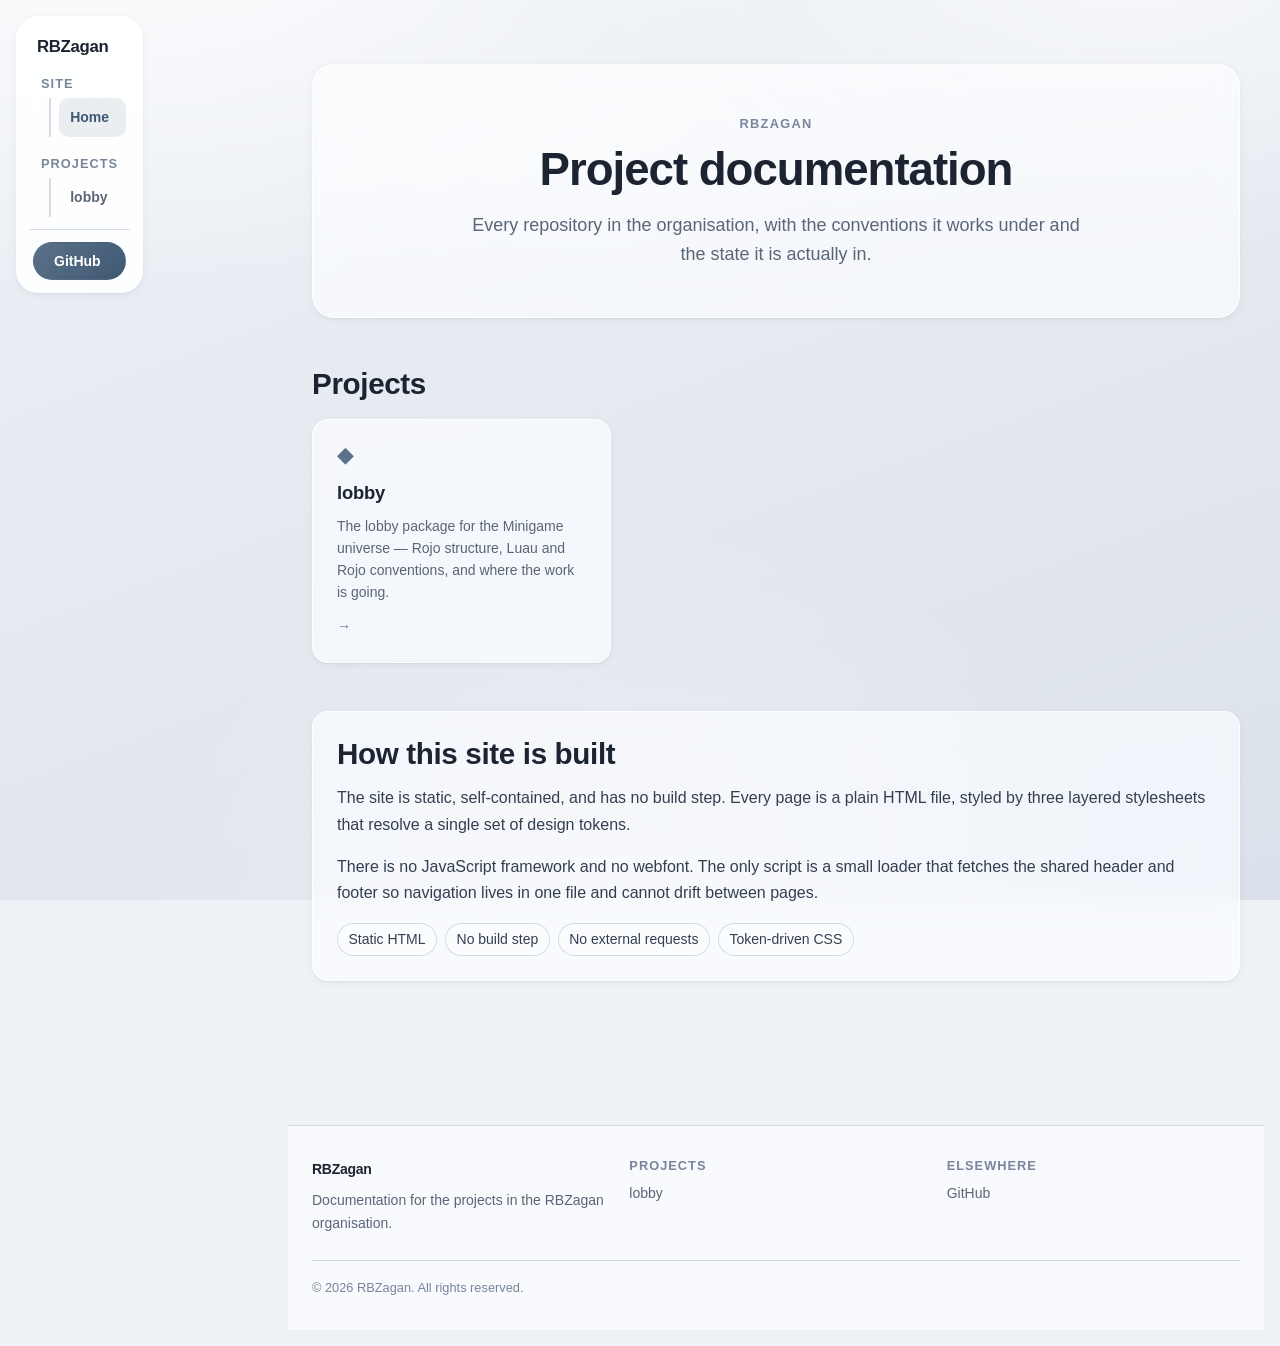
<file: docs/index.html>
<!DOCTYPE html>
<html lang="en">
<head>
  <meta charset="utf-8">
  <meta name="viewport" content="width=device-width, initial-scale=1">
  <title>RBZagan — Project Documentation</title>
  <meta name="description" content="Documentation for the projects in the RBZagan GitHub organisation.">

  <link rel="stylesheet" href="css/shared/main.css">
  <link rel="stylesheet" href="css/shared/layout.css">
  <link rel="stylesheet" href="css/shared/components.css">

  <script>window.SITE_ROOT = ""; window.PAGE_SECTION = "";</script>
  <script src="js/site.js" defer></script>
</head>
<body>
  <div id="site-header"></div>

  <main class="container page">
    <section class="hero">
      <div class="eyebrow">RBZagan</div>
      <h1>Project documentation</h1>
      <p class="lead">
        Every repository in the organisation, with the conventions it works
        under and the state it is actually in.
      </p>
    </section>

    <section class="section">
      <h2>Projects</h2>
      <div class="card-grid">
        <a class="card" href="lobby/index.html">
          <div class="card__icon" aria-hidden="true">&#9670;</div>
          <div class="card__title">lobby</div>
          <div class="card__desc">
            The lobby package for the Minigame universe — Rojo structure,
            Luau and Rojo conventions, and where the work is going.
          </div>
          <div class="card__more" aria-hidden="true">&rarr;</div>
        </a>
      </div>
    </section>

    <section class="section">
      <div class="panel">
        <h2>How this site is built</h2>
        <p>
          The site is static, self-contained, and has no build step. Every page
          is a plain HTML file, styled by three layered stylesheets that resolve
          a single set of design tokens.
        </p>
        <p>
          There is no JavaScript framework and no webfont. The only script is a
          small loader that fetches the shared header and footer so navigation
          lives in one file and cannot drift between pages.
        </p>
        <div class="chip-row">
          <span class="chip">Static HTML</span>
          <span class="chip">No build step</span>
          <span class="chip">No external requests</span>
          <span class="chip">Token-driven CSS</span>
        </div>
      </div>
    </section>
  </main>

  <div id="site-footer"></div>
</body>
</html>
</file>
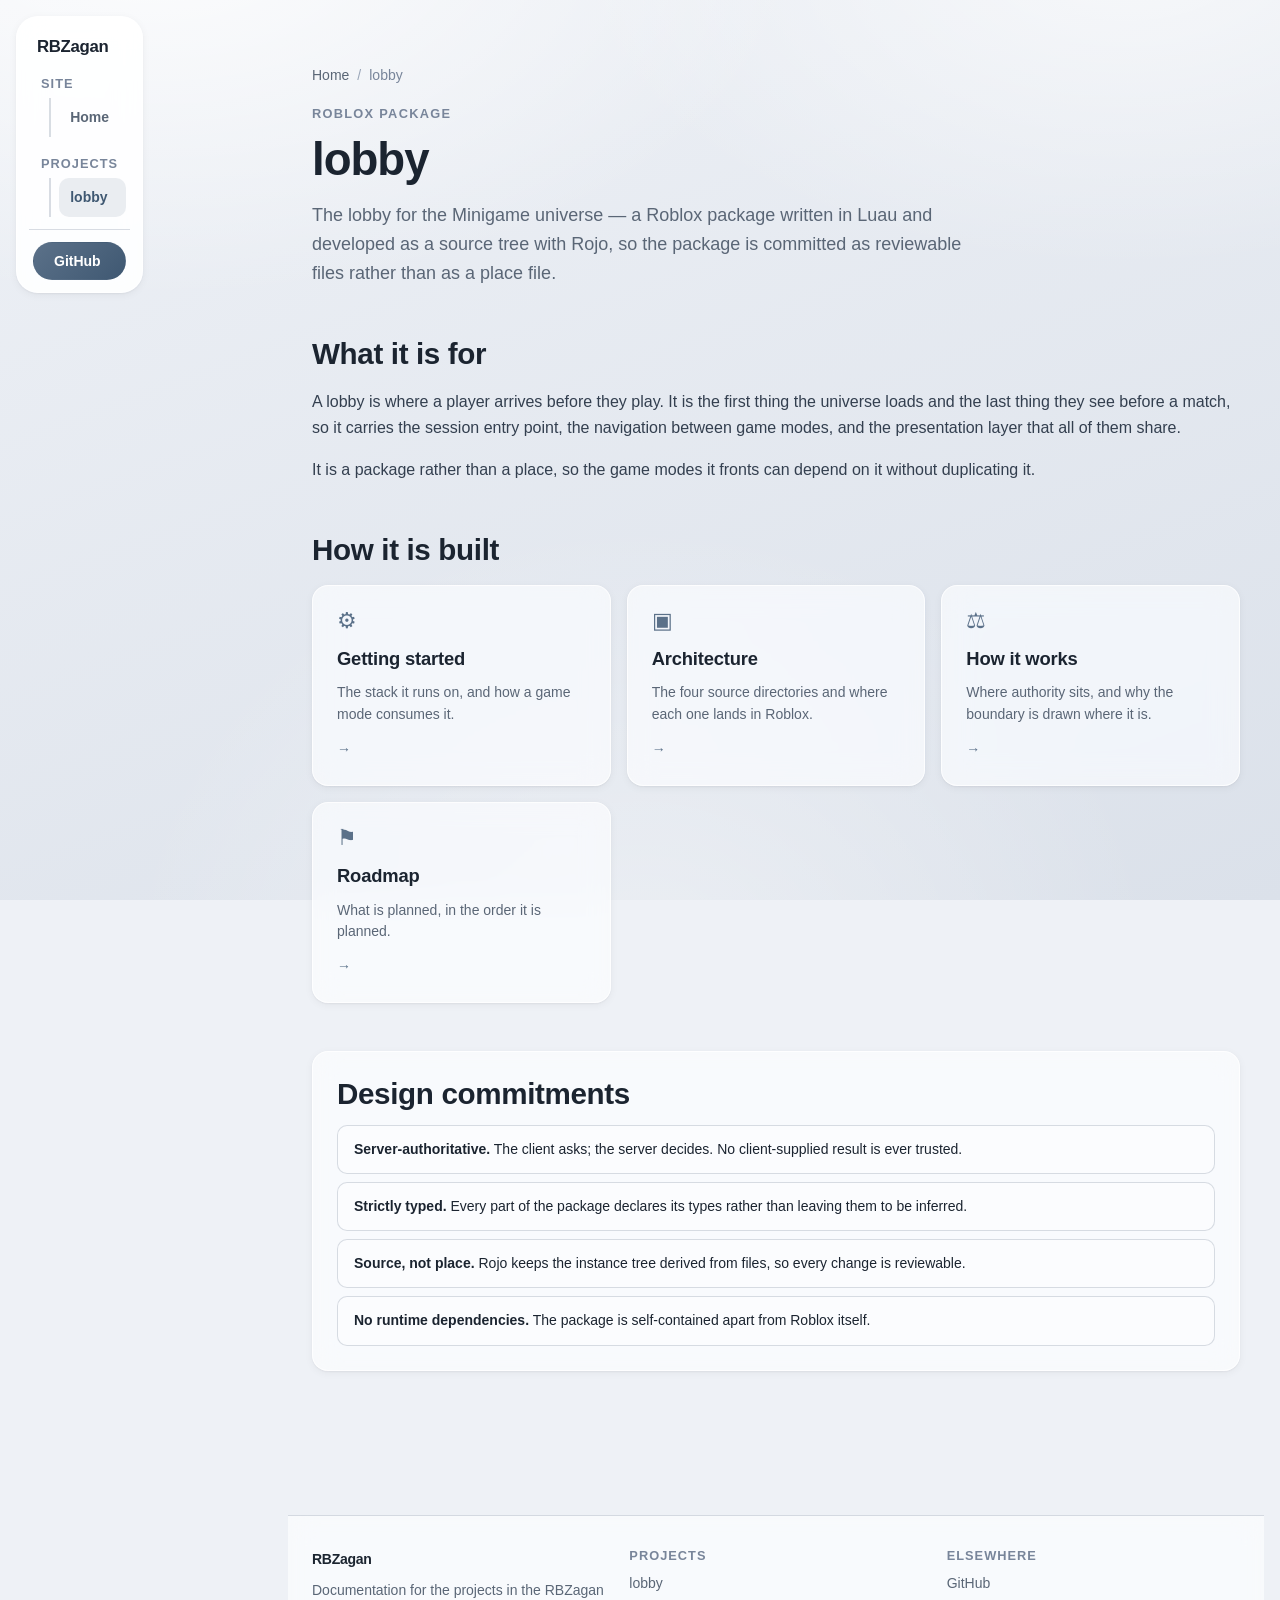
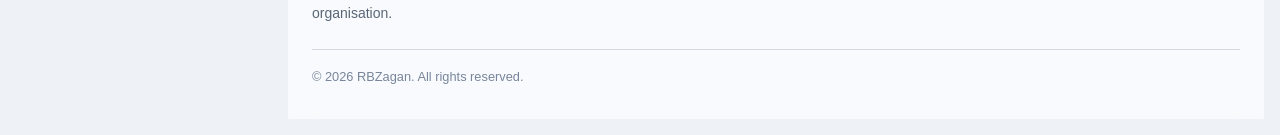
<file: docs/lobby/index.html>
<!DOCTYPE html>
<html lang="en">
<head>
  <meta charset="utf-8">
  <meta name="viewport" content="width=device-width, initial-scale=1">
  <title>lobby — RBZagan</title>
  <meta name="description" content="lobby — a Roblox package for the Minigame universe. Built with Rojo and Luau, with a server-authoritative design.">

  <link rel="stylesheet" href="../css/shared/main.css">
  <link rel="stylesheet" href="../css/shared/layout.css">
  <link rel="stylesheet" href="../css/shared/components.css">

  <script>window.SITE_ROOT = "../"; window.PAGE_SECTION = "lobby";</script>
  <script src="../js/site.js" defer></script>
</head>
<body>
  <div id="site-header"></div>

  <main class="container page">
    <nav aria-label="Breadcrumb">
      <div class="breadcrumbs">
        <a href="../index.html">Home</a>
        <span class="sep" aria-hidden="true">/</span>
        <span aria-current="page">lobby</span>
      </div>
    </nav>

    <header>
      <div class="eyebrow">Roblox package</div>
      <h1>lobby</h1>
      <p class="lead">
        The lobby for the Minigame universe — a Roblox package written in Luau
        and developed as a source tree with Rojo, so the package is committed as
        reviewable files rather than as a place file.
      </p>
    </header>

    <section class="section">
      <h2>What it is for</h2>
      <p>
        A lobby is where a player arrives before they play. It is the first
        thing the universe loads and the last thing they see before a match, so
        it carries the session entry point, the navigation between game modes,
        and the presentation layer that all of them share.
      </p>
      <p>
        It is a package rather than a place, so the game modes it fronts can
        depend on it without duplicating it.
      </p>
    </section>

    <section class="section">
      <h2>How it is built</h2>
      <div class="card-grid">
        <a class="card" href="getting-started.html">
          <div class="card__icon" aria-hidden="true">&#9881;</div>
          <div class="card__title">Getting started</div>
          <div class="card__desc">The stack it runs on, and how a game mode consumes it.</div>
          <div class="card__more" aria-hidden="true">&rarr;</div>
        </a>
        <a class="card" href="architecture.html">
          <div class="card__icon" aria-hidden="true">&#9635;</div>
          <div class="card__title">Architecture</div>
          <div class="card__desc">The four source directories and where each one lands in Roblox.</div>
          <div class="card__more" aria-hidden="true">&rarr;</div>
        </a>
        <a class="card" href="conventions.html">
          <div class="card__icon" aria-hidden="true">&#9878;</div>
          <div class="card__title">How it works</div>
          <div class="card__desc">Where authority sits, and why the boundary is drawn where it is.</div>
          <div class="card__more" aria-hidden="true">&rarr;</div>
        </a>
        <a class="card" href="roadmap.html">
          <div class="card__icon" aria-hidden="true">&#9873;</div>
          <div class="card__title">Roadmap</div>
          <div class="card__desc">What is planned, in the order it is planned.</div>
          <div class="card__more" aria-hidden="true">&rarr;</div>
        </a>
      </div>
    </section>

    <section class="section">
      <div class="panel">
        <h2>Design commitments</h2>
        <ul class="feature-list">
          <li><strong>Server-authoritative.</strong> The client asks; the server decides. No client-supplied result is ever trusted.</li>
          <li><strong>Strictly typed.</strong> Every part of the package declares its types rather than leaving them to be inferred.</li>
          <li><strong>Source, not place.</strong> Rojo keeps the instance tree derived from files, so every change is reviewable.</li>
          <li><strong>No runtime dependencies.</strong> The package is self-contained apart from Roblox itself.</li>
        </ul>
      </div>
    </section>
  </main>

  <div id="site-footer"></div>
</body>
</html>
</file>
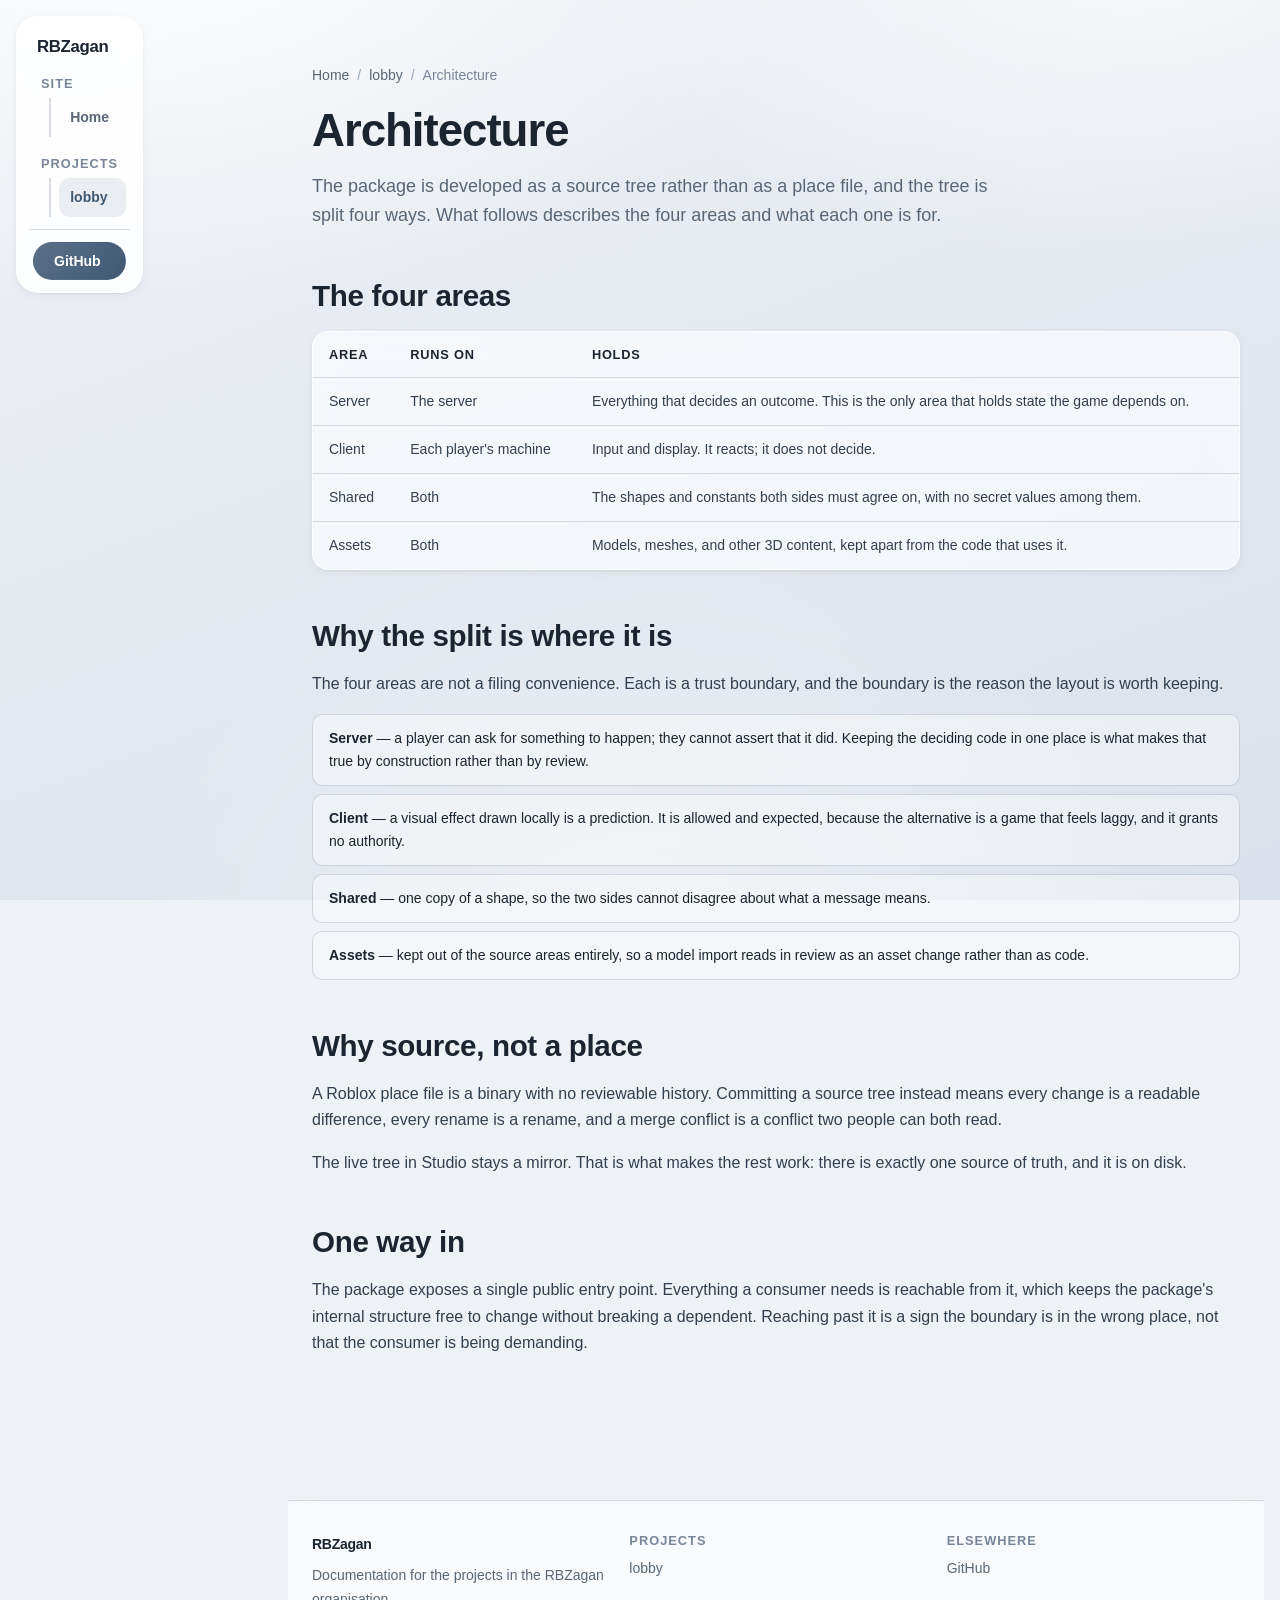
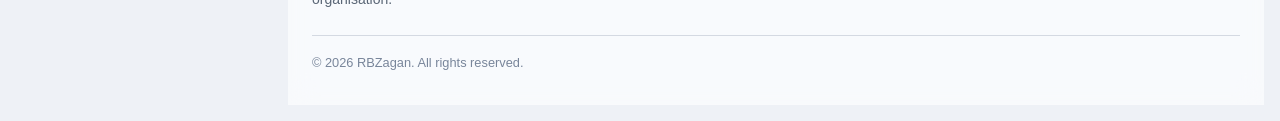
<file: docs/lobby/architecture.html>
<!DOCTYPE html>
<html lang="en">
<head>
  <meta charset="utf-8">
  <meta name="viewport" content="width=device-width, initial-scale=1">
  <title>Architecture — lobby</title>
  <meta name="description" content="How the lobby package is laid out — the four areas of the source tree, what each one holds, and why the split is where it is.">

  <link rel="stylesheet" href="../css/shared/main.css">
  <link rel="stylesheet" href="../css/shared/layout.css">
  <link rel="stylesheet" href="../css/shared/components.css">

  <script>window.SITE_ROOT = "../"; window.PAGE_SECTION = "lobby";</script>
  <script src="../js/site.js" defer></script>
</head>
<body>
  <div id="site-header"></div>

  <main class="container page">
    <nav aria-label="Breadcrumb">
      <div class="breadcrumbs">
        <a href="../index.html">Home</a>
        <span class="sep" aria-hidden="true">/</span>
        <a href="index.html">lobby</a>
        <span class="sep" aria-hidden="true">/</span>
        <span aria-current="page">Architecture</span>
      </div>
    </nav>

    <header>
      <h1>Architecture</h1>
      <p class="lead">
        The package is developed as a source tree rather than as a place file,
        and the tree is split four ways. What follows describes the four areas
        and what each one is for.
      </p>
    </header>

    <section class="section">
      <h2>The four areas</h2>
      <div class="table-wrap">
        <table>
          <thead>
            <tr>
              <th scope="col">Area</th>
              <th scope="col">Runs on</th>
              <th scope="col">Holds</th>
            </tr>
          </thead>
          <tbody>
            <tr>
              <td>Server</td>
              <td>The server</td>
              <td>Everything that decides an outcome. This is the only area that holds state the game depends on.</td>
            </tr>
            <tr>
              <td>Client</td>
              <td>Each player's machine</td>
              <td>Input and display. It reacts; it does not decide.</td>
            </tr>
            <tr>
              <td>Shared</td>
              <td>Both</td>
              <td>The shapes and constants both sides must agree on, with no secret values among them.</td>
            </tr>
            <tr>
              <td>Assets</td>
              <td>Both</td>
              <td>Models, meshes, and other 3D content, kept apart from the code that uses it.</td>
            </tr>
          </tbody>
        </table>
      </div>
    </section>

    <section class="section">
      <h2>Why the split is where it is</h2>
      <p>
        The four areas are not a filing convenience. Each is a trust boundary,
        and the boundary is the reason the layout is worth keeping.
      </p>
      <ul class="feature-list">
        <li><strong>Server</strong> — a player can ask for something to happen; they cannot assert that it did. Keeping the deciding code in one place is what makes that true by construction rather than by review.</li>
        <li><strong>Client</strong> — a visual effect drawn locally is a prediction. It is allowed and expected, because the alternative is a game that feels laggy, and it grants no authority.</li>
        <li><strong>Shared</strong> — one copy of a shape, so the two sides cannot disagree about what a message means.</li>
        <li><strong>Assets</strong> — kept out of the source areas entirely, so a model import reads in review as an asset change rather than as code.</li>
      </ul>
    </section>

    <section class="section">
      <h2>Why source, not a place</h2>
      <p>
        A Roblox place file is a binary with no reviewable history. Committing a
        source tree instead means every change is a readable difference, every
        rename is a rename, and a merge conflict is a conflict two people can
        both read.
      </p>
      <p>
        The live tree in Studio stays a mirror. That is what makes the rest work:
        there is exactly one source of truth, and it is on disk.
      </p>
    </section>

    <section class="section">
      <h2>One way in</h2>
      <p>
        The package exposes a single public entry point. Everything a consumer
        needs is reachable from it, which keeps the package's internal structure
        free to change without breaking a dependent. Reaching past it is a sign
        the boundary is in the wrong place, not that the consumer is being
        demanding.
      </p>
    </section>
  </main>

  <div id="site-footer"></div>
</body>
</html>
</file>
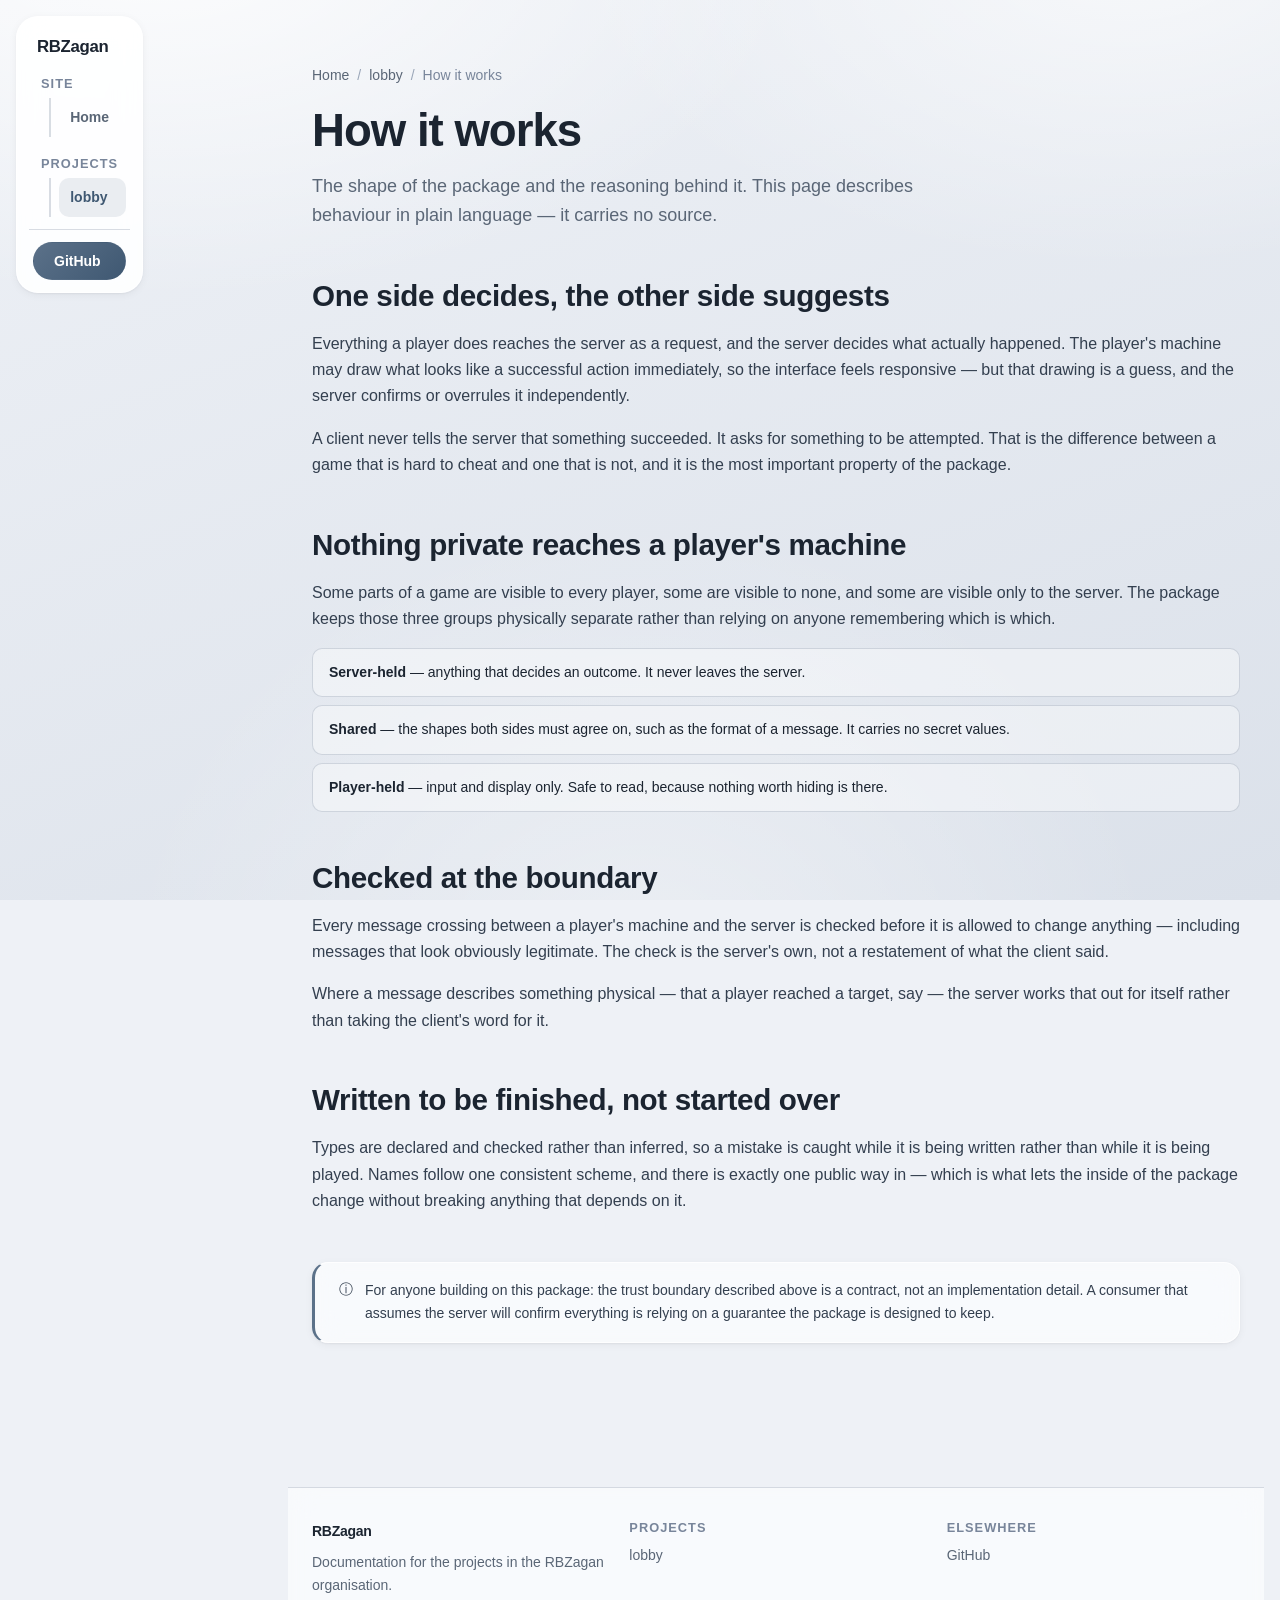
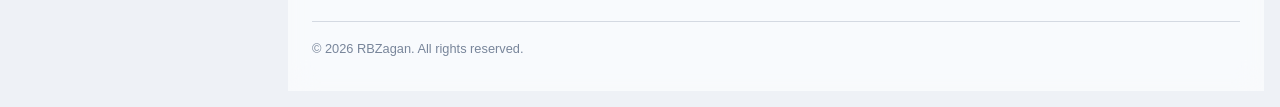
<file: docs/lobby/conventions.html>
<!DOCTYPE html>
<html lang="en">
<head>
  <meta charset="utf-8">
  <meta name="viewport" content="width=device-width, initial-scale=1">
  <title>How it works — lobby</title>
  <meta name="description" content="How the lobby package is put together — where authority sits, and why the boundary is drawn where it is.">

  <link rel="stylesheet" href="../css/shared/main.css">
  <link rel="stylesheet" href="../css/shared/layout.css">
  <link rel="stylesheet" href="../css/shared/components.css">

  <script>window.SITE_ROOT = "../"; window.PAGE_SECTION = "lobby";</script>
  <script src="../js/site.js" defer></script>
</head>
<body>
  <div id="site-header"></div>

  <main class="container page">
    <nav aria-label="Breadcrumb">
      <div class="breadcrumbs">
        <a href="../index.html">Home</a>
        <span class="sep" aria-hidden="true">/</span>
        <a href="index.html">lobby</a>
        <span class="sep" aria-hidden="true">/</span>
        <span aria-current="page">How it works</span>
      </div>
    </nav>

    <header>
      <h1>How it works</h1>
      <p class="lead">
        The shape of the package and the reasoning behind it. This page
        describes behaviour in plain language — it carries no source.
      </p>
    </header>

    <section class="section">
      <h2>One side decides, the other side suggests</h2>
      <p>
        Everything a player does reaches the server as a request, and the server
        decides what actually happened. The player's machine may draw what looks
        like a successful action immediately, so the interface feels responsive —
        but that drawing is a guess, and the server confirms or overrules it
        independently.
      </p>
      <p>
        A client never tells the server that something succeeded. It asks for
        something to be attempted. That is the difference between a game that is
        hard to cheat and one that is not, and it is the most important property
        of the package.
      </p>
    </section>

    <section class="section">
      <h2>Nothing private reaches a player's machine</h2>
      <p>
        Some parts of a game are visible to every player, some are visible to
        none, and some are visible only to the server. The package keeps those
        three groups physically separate rather than relying on anyone
        remembering which is which.
      </p>
      <ul class="feature-list">
        <li><strong>Server-held</strong> — anything that decides an outcome. It never leaves the server.</li>
        <li><strong>Shared</strong> — the shapes both sides must agree on, such as the format of a message. It carries no secret values.</li>
        <li><strong>Player-held</strong> — input and display only. Safe to read, because nothing worth hiding is there.</li>
      </ul>
    </section>

    <section class="section">
      <h2>Checked at the boundary</h2>
      <p>
        Every message crossing between a player's machine and the server is
        checked before it is allowed to change anything — including messages
        that look obviously legitimate. The check is the server's own, not a
        restatement of what the client said.
      </p>
      <p>
        Where a message describes something physical — that a player reached a
        target, say — the server works that out for itself rather than taking
        the client's word for it.
      </p>
    </section>

    <section class="section">
      <h2>Written to be finished, not started over</h2>
      <p>
        Types are declared and checked rather than inferred, so a mistake is
        caught while it is being written rather than while it is being played.
        Names follow one consistent scheme, and there is exactly one public way
        in — which is what lets the inside of the package change without breaking
        anything that depends on it.
      </p>
    </section>

    <aside class="callout" aria-label="Consumer contract">
      <div class="callout__icon" aria-hidden="true">&#9432;</div>
      <div class="callout__body">
        <p>
          For anyone building on this package: the trust boundary described
          above is a contract, not an implementation detail. A consumer that
          assumes the server will confirm everything is relying on a guarantee
          the package is designed to keep.
        </p>
      </div>
    </aside>
  </main>

  <div id="site-footer"></div>
</body>
</html>
</file>
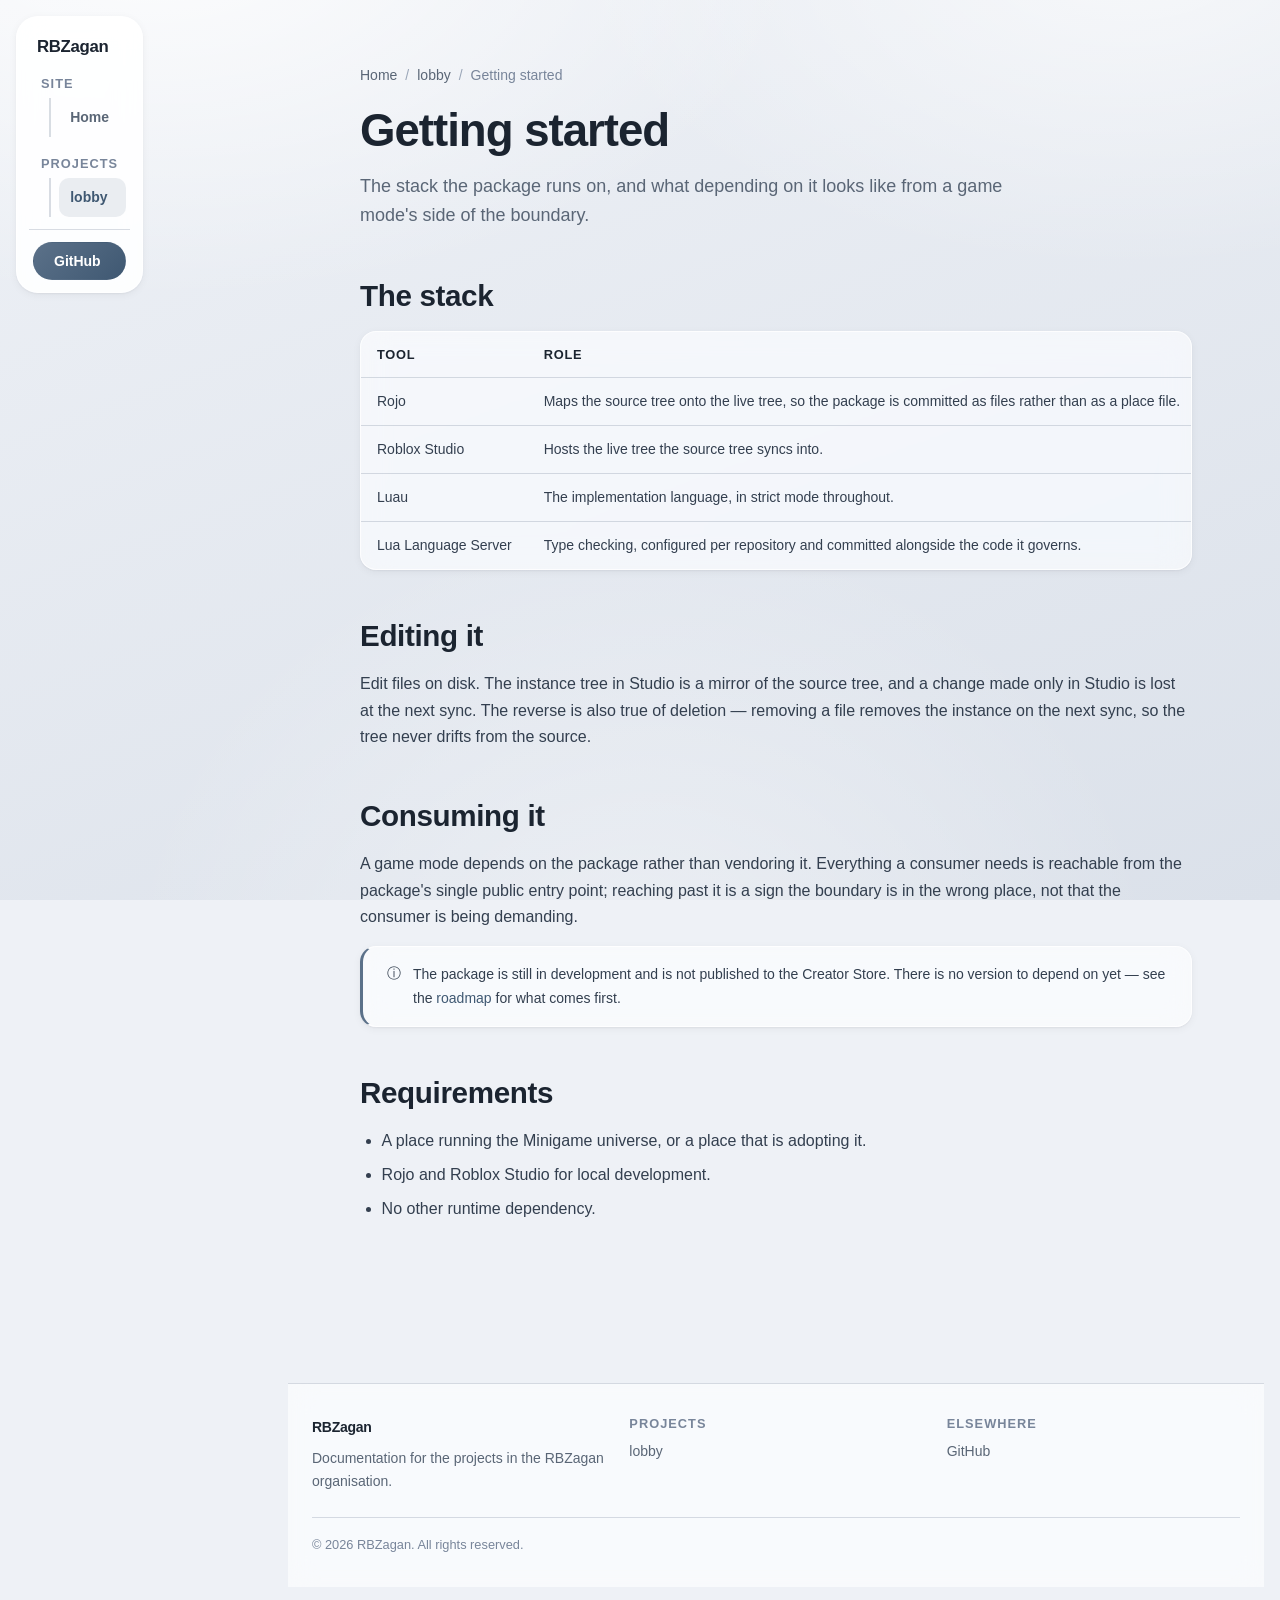
<file: docs/lobby/getting-started.html>
<!DOCTYPE html>
<html lang="en">
<head>
  <meta charset="utf-8">
  <meta name="viewport" content="width=device-width, initial-scale=1">
  <title>Getting started — lobby</title>
  <meta name="description" content="The stack the lobby package runs on, how it is consumed, and what to expect when you depend on it.">

  <link rel="stylesheet" href="../css/shared/main.css">
  <link rel="stylesheet" href="../css/shared/layout.css">
  <link rel="stylesheet" href="../css/shared/components.css">

  <script>window.SITE_ROOT = "../"; window.PAGE_SECTION = "lobby";</script>
  <script src="../js/site.js" defer></script>
</head>
<body>
  <div id="site-header"></div>

  <main class="container narrow page">
    <nav aria-label="Breadcrumb">
      <div class="breadcrumbs">
        <a href="../index.html">Home</a>
        <span class="sep" aria-hidden="true">/</span>
        <a href="index.html">lobby</a>
        <span class="sep" aria-hidden="true">/</span>
        <span aria-current="page">Getting started</span>
      </div>
    </nav>

    <header>
      <h1>Getting started</h1>
      <p class="lead">
        The stack the package runs on, and what depending on it looks like from
        a game mode's side of the boundary.
      </p>
    </header>

    <section class="section">
      <h2>The stack</h2>
      <div class="table-wrap">
        <table>
          <thead>
            <tr>
              <th scope="col">Tool</th>
              <th scope="col">Role</th>
            </tr>
          </thead>
          <tbody>
            <tr>
              <td>Rojo</td>
              <td>Maps the source tree onto the live tree, so the package is committed as files rather than as a place file.</td>
            </tr>
            <tr>
              <td>Roblox Studio</td>
              <td>Hosts the live tree the source tree syncs into.</td>
            </tr>
            <tr>
              <td>Luau</td>
              <td>The implementation language, in strict mode throughout.</td>
            </tr>
            <tr>
              <td>Lua Language Server</td>
              <td>Type checking, configured per repository and committed alongside the code it governs.</td>
            </tr>
          </tbody>
        </table>
      </div>
    </section>

    <section class="section">
      <h2>Editing it</h2>
      <p>
        Edit files on disk. The instance tree in Studio is a mirror of the
        source tree, and a change made only in Studio is lost at the next sync.
        The reverse is also true of deletion — removing a file removes the
        instance on the next sync, so the tree never drifts from the source.
      </p>
    </section>

    <section class="section">
      <h2>Consuming it</h2>
      <p>
        A game mode depends on the package rather than vendoring it. Everything
        a consumer needs is reachable from the package's single public entry
        point; reaching past it is a sign the boundary is in the wrong place,
        not that the consumer is being demanding.
      </p>

      <div class="callout" aria-label="Not yet published">
        <div class="callout__icon" aria-hidden="true">&#9432;</div>
        <div class="callout__body">
          <p>
            The package is still in development and is not published to the
            Creator Store. There is no version to depend on yet — see the
            <a href="roadmap.html">roadmap</a> for what comes first.
          </p>
        </div>
      </div>
    </section>

    <section class="section">
      <h2>Requirements</h2>
      <ul>
        <li>A place running the Minigame universe, or a place that is adopting it.</li>
        <li>Rojo and Roblox Studio for local development.</li>
        <li>No other runtime dependency.</li>
      </ul>
    </section>
  </main>

  <div id="site-footer"></div>
</body>
</html>
</file>
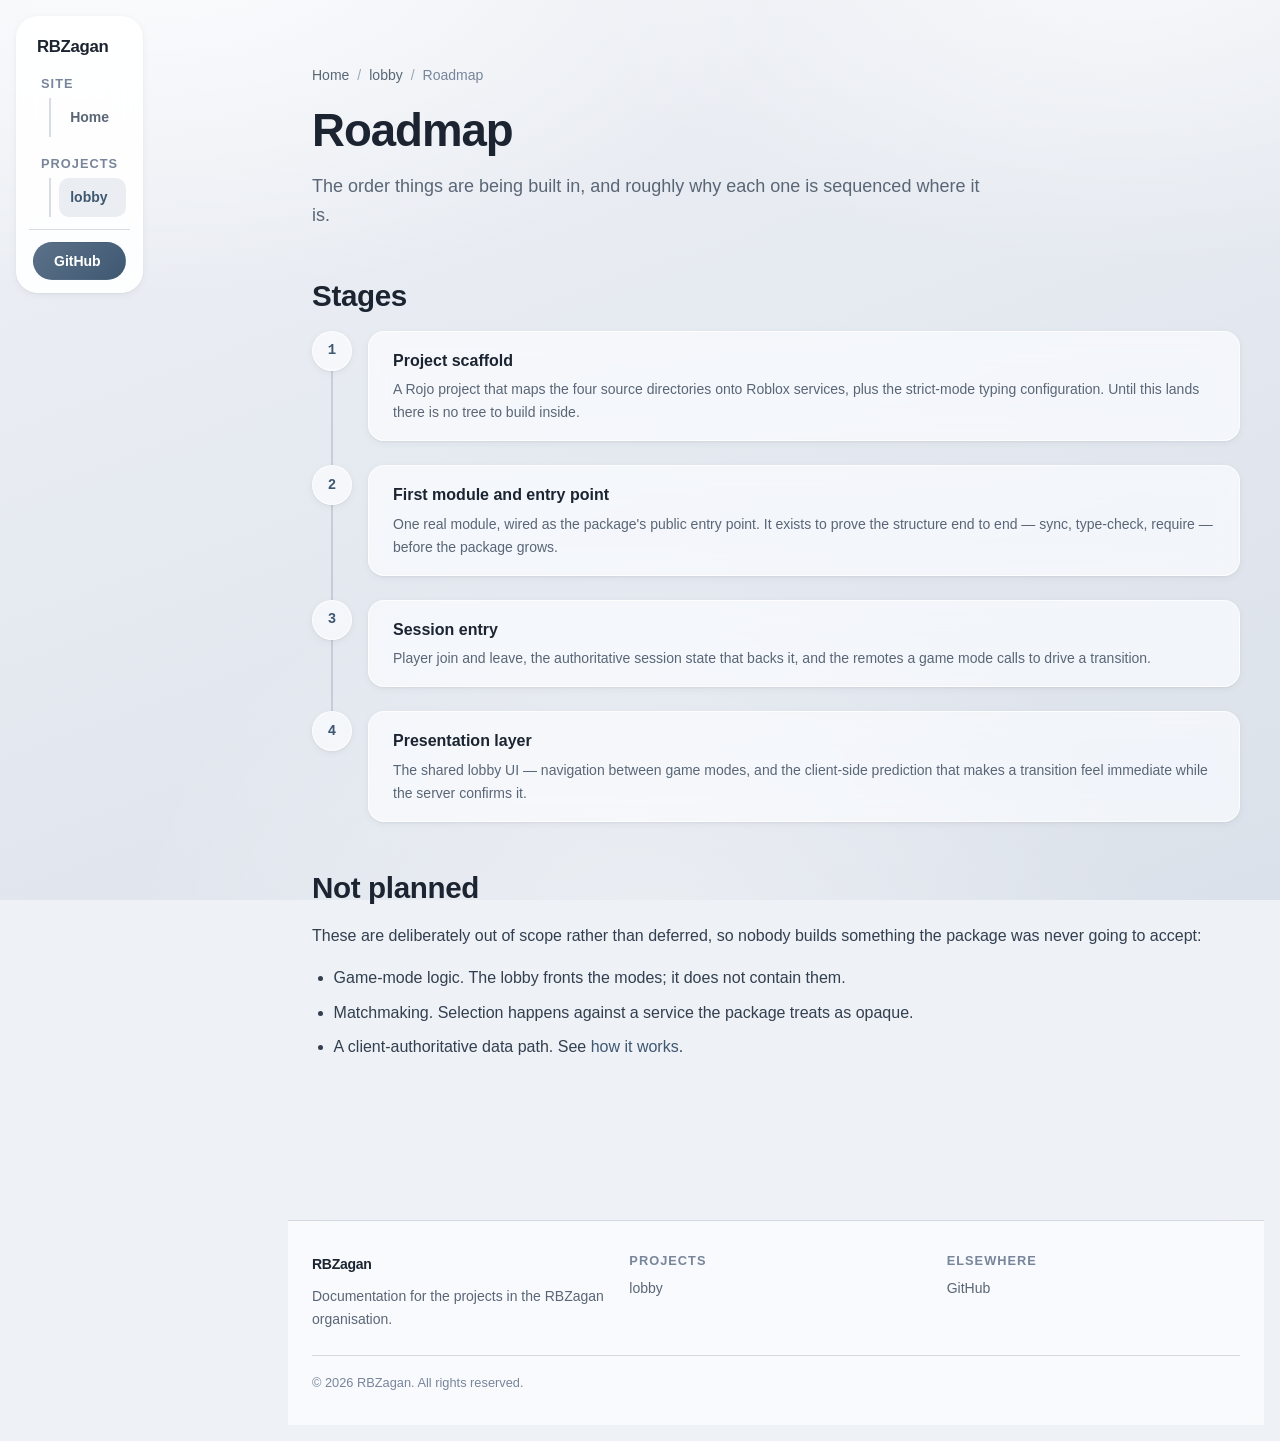
<file: docs/lobby/roadmap.html>
<!DOCTYPE html>
<html lang="en">
<head>
  <meta charset="utf-8">
  <meta name="viewport" content="width=device-width, initial-scale=1">
  <title>Roadmap — lobby</title>
  <meta name="description" content="What is planned for the lobby package, in the order it is planned.">

  <link rel="stylesheet" href="../css/shared/main.css">
  <link rel="stylesheet" href="../css/shared/layout.css">
  <link rel="stylesheet" href="../css/shared/components.css">
  <link rel="stylesheet" href="css/roadmap.css">

  <script>window.SITE_ROOT = "../"; window.PAGE_SECTION = "lobby";</script>
  <script src="../js/site.js" defer></script>
</head>
<body>
  <div id="site-header"></div>

  <main class="container page">
    <nav aria-label="Breadcrumb">
      <div class="breadcrumbs">
        <a href="../index.html">Home</a>
        <span class="sep" aria-hidden="true">/</span>
        <a href="index.html">lobby</a>
        <span class="sep" aria-hidden="true">/</span>
        <span aria-current="page">Roadmap</span>
      </div>
    </nav>

    <header>
      <h1>Roadmap</h1>
      <p class="lead">
        The order things are being built in, and roughly why each one is
        sequenced where it is.
      </p>
    </header>

    <section class="section">
      <h2>Stages</h2>
      <ol class="stages">
        <li class="stage">
          <div class="stage__marker" aria-hidden="true">1</div>
          <div class="stage__body">
            <div class="stage__title">Project scaffold</div>
            <p>
              A Rojo project that maps the four source directories onto Roblox
              services, plus the strict-mode typing configuration. Until this
              lands there is no tree to build inside.
            </p>
          </div>
        </li>
        <li class="stage">
          <div class="stage__marker" aria-hidden="true">2</div>
          <div class="stage__body">
            <div class="stage__title">First module and entry point</div>
            <p>
              One real module, wired as the package's public entry point. It
              exists to prove the structure end to end — sync, type-check,
              require — before the package grows.
            </p>
          </div>
        </li>
        <li class="stage">
          <div class="stage__marker" aria-hidden="true">3</div>
          <div class="stage__body">
            <div class="stage__title">Session entry</div>
            <p>
              Player join and leave, the authoritative session state that backs
              it, and the remotes a game mode calls to drive a transition.
            </p>
          </div>
        </li>
        <li class="stage">
          <div class="stage__marker" aria-hidden="true">4</div>
          <div class="stage__body">
            <div class="stage__title">Presentation layer</div>
            <p>
              The shared lobby UI — navigation between game modes, and the
              client-side prediction that makes a transition feel immediate
              while the server confirms it.
            </p>
          </div>
        </li>
      </ol>
    </section>

    <section class="section">
      <h2>Not planned</h2>
      <p>
        These are deliberately out of scope rather than deferred, so nobody
        builds something the package was never going to accept:
      </p>
      <ul>
        <li>Game-mode logic. The lobby fronts the modes; it does not contain them.</li>
        <li>Matchmaking. Selection happens against a service the package treats as opaque.</li>
        <li>A client-authoritative data path. See <a href="conventions.html">how it works</a>.</li>
      </ul>
    </section>
  </main>

  <div id="site-footer"></div>
</body>
</html>
</file>
<file: docs/css/shared/main.css>
/* ============================================================
   Silver Glass — main.css
   Tokens and base element styles. This file owns every colour,
   radius, shadow, and size value in the site. Nothing else may
   contain a literal one.
   ============================================================ */

:root {
  /* ---- Palette: white & silver (surfaces and fills) ---- */
  --white:          #ffffff;
  --silver-050:     #f6f8fb;
  --silver-100:     #eef1f6;
  --silver-200:     #e2e7ee;
  --silver-300:     #d2d9e3;
  --silver-400:     #b9c2d0;
  --silver-500:     #9aa6b8;
  --silver-600:     #78859a;

  /* ---- Ink (text) ---- */
  --ink-900:        #1b2430;
  --ink-700:        #333f4f;
  --ink-500:        #5a6676;
  --ink-400:        #78859a;

  /* ---- Accent & intent ---- */
  --accent:         #5b7189;
  --accent-strong:  #3f5872;
  --accent-soft:    rgba(91, 113, 137, .12);
  --sponsor:        #d6336c;
  --sponsor-soft:   rgba(214, 51, 108, .10);

  /* ---- Glass ---- */
  --glass:          rgba(255, 255, 255, .62);
  --glass-strong:   rgba(255, 255, 255, .90);
  --glass-faint:    rgba(255, 255, 255, .40);
  --glass-border:   rgba(255, 255, 255, .75);
  --hairline:       rgba(120, 133, 154, .28);
  --surface-solid:  rgba(255, 255, 255, .98);
  --blur:           saturate(160%) blur(14px);

  /* ---- Elevation ---- */
  --shadow-sm:      0 1px 2px rgba(27, 36, 48, .06), 0 2px 8px rgba(27, 36, 48, .05);
  --shadow-md:      0 6px 22px rgba(27, 36, 48, .10);
  --shadow-lg:      0 18px 48px rgba(27, 36, 48, .16);

  /* ---- Geometry ---- */
  --radius-sm:      10px;
  --radius:         16px;
  --radius-lg:      22px;
  --maxw:           1120px;
  --rail-w:         248px;

  /* ---- Type ---- */
  --font: -apple-system, BlinkMacSystemFont, "Segoe UI", Roboto,
          "Helvetica Neue", Arial, sans-serif;
  --mono: ui-monospace, "JetBrains Mono", "SF Mono", Menlo, Consolas,
          "Liberation Mono", monospace;

  --fs-body:    1rem;
  --fs-lead:    1.125rem;
  --fs-h1:      clamp(1.9rem, 1.4rem + 2.2vw, 2.85rem);
  --fs-h2:      clamp(1.4rem, 1.2rem + 1.0vw, 1.85rem);
  --fs-h3:      1.15rem;
  --fs-sm:      .875rem;
  --fs-xs:      .8rem;

  /* ---- Spacing ---- */
  --sp-1:  .25rem;
  --sp-2:  .5rem;
  --sp-3:  .75rem;
  --sp-4:  1rem;
  --sp-5:  1.5rem;
  --sp-6:  2rem;
  --sp-7:  3rem;
  --sp-8:  4.5rem;
}

/* ---- Reset ---- */

*,
*::before,
*::after { box-sizing: border-box; }

html {
  /* Keeps an #anchor target clear of the sticky rail on the left.
     layout.css relaxes the left value below 900px, where the rail is
     an off-canvas drawer rather than a column. */
  scroll-padding: var(--sp-6) var(--sp-4) var(--sp-6)
                  calc(var(--rail-w) + var(--sp-6));
  -webkit-text-size-adjust: 100%;
}

body {
  margin: 0;
  font-family: var(--font);
  font-size: var(--fs-body);
  line-height: 1.65;
  color: var(--ink-700);
  -webkit-font-smoothing: antialiased;

  /* The fixed field. See .agents/design/backdrop.md — a page
     stylesheet must never set a background on body. */
  background-color: #eef1f6;
  background-image:
    radial-gradient(1100px 620px at 12% -8%, rgba(255, 255, 255, .85), transparent 60%),
    radial-gradient(900px  520px at 88% -6%, rgba(255, 255, 255, .65), transparent 62%),
    radial-gradient(800px  700px at 50% 108%, rgba(255, 255, 255, .40), transparent 65%),
    linear-gradient(160deg, #eef1f6 0%, #dbe1ea 100%);
  background-attachment: fixed;
  background-repeat: no-repeat;
  min-height: 100vh;
}

h1, h2, h3, h4 {
  margin: 0 0 var(--sp-3);
  color: var(--ink-900);
  line-height: 1.25;
  font-weight: 650;
  letter-spacing: -.012em;
}

h1 { font-size: var(--fs-h1); letter-spacing: -.022em; }
h2 { font-size: var(--fs-h2); }
h3 { font-size: var(--fs-h3); }
h4 { font-size: var(--fs-body); }

p  { margin: 0 0 var(--sp-4); }
p:last-child { margin-bottom: 0; }

a {
  color: var(--accent-strong);
  text-decoration: none;
  border-bottom: 1px solid transparent;
  transition: color .15s ease, border-color .15s ease;
}

a:hover {
  color: var(--accent);
  border-bottom-color: var(--accent-soft);
}

strong { color: var(--ink-900); font-weight: 650; }

ul, ol { margin: 0 0 var(--sp-4); padding-left: 1.35rem; }
li { margin-bottom: var(--sp-2); }
li:last-child { margin-bottom: 0; }

code {
  font-family: var(--mono);
  font-size: .875em;
  background: var(--accent-soft);
  color: var(--ink-900);
  padding: .12em .38em;
  border-radius: var(--radius-sm);
  border: 1px solid var(--hairline);
}

hr {
  border: 0;
  border-top: 1px solid var(--hairline);
  margin: var(--sp-6) 0;
}

img, svg { max-width: 100%; height: auto; }

::selection {
  background: var(--accent-soft);
  color: var(--ink-900);
}

:focus-visible {
  outline: 2px solid var(--accent-strong);
  outline-offset: 2px;
  border-radius: var(--radius-sm);
}

@media (prefers-reduced-motion: reduce) {
  *,
  *::before,
  *::after {
    animation-duration: .01ms !important;
    transition-duration: .01ms !important;
    scroll-behavior: auto !important;
  }
}
</file>
<file: docs/css/shared/layout.css>
/* ============================================================
   Silver Glass — layout.css
   The frame around the content: the page shell, the navigation
   rail, container, footer, breadcrumbs. Loaded after main.css,
   before components.css.
   ============================================================ */

/* ---- Container ---- */

.container {
  width: 100%;
  max-width: var(--maxw);
  margin-inline: auto;
  padding-inline: var(--sp-5);
}

.container.narrow { max-width: 880px; }

/* Vertical rhythm comes from here so every page lands the same. */
.page { padding-block: var(--sp-7) var(--sp-8); }
main.container > *:last-child { margin-bottom: 0; }

/* ---- Page shell ----

   body is the grid: the rail takes the first column, page content
   the second, the footer spans both. Every page already has
   #site-header, main and #site-footer as direct children of body,
   so the shell costs no markup.

   The tracks are capped and the whole assembly is centred, so a
   wide screen does not strand the rail at the edge of the viewport.
   The fixed field still belongs to body, which stays full width. */

body {
  display: grid;
  grid-template-columns: var(--rail-w) minmax(0, var(--maxw));
  justify-content: center;
  column-gap: var(--sp-5);
  padding: var(--sp-4);
}

#site-header {
  /* Sticky on the mount point, not on .site-header: a sticky child
     of a full-height grid item has no travel to stick through. */
  position: sticky;
  top: var(--sp-4);
  align-self: start;

  /* A flex row with one child, so that align-items: stretch gives
     .site-header the definite height its inner scroll area needs. */
  display: flex;

  max-height: calc(100vh - var(--sp-8));
  max-height: calc(100dvh - var(--sp-8));
  z-index: 50;
}

main { grid-column: 2; }

/* The footer aligns with the content column rather than spanning the
   grid. Spanning would put its container's centring on the full
   viewport width, so the footer's text would not line up with the
   page above it. */
#site-footer { grid-column: 2; }

/* ---- Rail ----

   A column in three bands: the brand pinned at the top, the links
   scrolling in the middle, the call to action pinned at the
   bottom. The rail travels with the reader, but it never covers
   anything — it has its own grid track. */

.site-header {
  display: flex;
  flex-direction: column;
  min-height: 0;
  overflow: hidden;

  /* --glass-strong, not --glass: the rail travels over scrolling
     content, so it leans on its .90 alpha rather than on blur. */
  background: var(--glass-strong);
  -webkit-backdrop-filter: var(--blur);
  backdrop-filter: var(--blur);
  border: 1px solid var(--glass-border);
  border-radius: var(--radius-lg);
  box-shadow: var(--shadow-sm);
}

.nav {
  flex: 1 1 auto;
  display: flex;
  flex-direction: column;
  min-height: 0;
  padding: var(--sp-4) var(--sp-3) var(--sp-3);
}

.nav__brand {
  flex: 0 0 auto;
  padding: 0 var(--sp-2) var(--sp-3);
  font-weight: 700;
  font-size: 1.05rem;
  color: var(--ink-900);
  letter-spacing: -.02em;
  border-bottom: none;
  white-space: nowrap;
}

.nav__brand:hover { color: var(--accent-strong); }

.nav__links {
  /* min-height: 0 is what lets this shrink below its content size.
     Without it a flex item refuses to shrink, overflow-y never
     engages, and a long list pushes the rail past the viewport
     instead of scrolling inside it. */
  flex: 1 1 auto;
  min-height: 0;
  overflow-y: auto;

  /* Stops the list chaining the page scroll at its end, which is
     what makes it read as a rail rather than a scroll trap. */
  overscroll-behavior: contain;

  list-style: none;
  margin: 0;
  padding: 0 var(--sp-1);
}

.nav__links > li { margin-bottom: var(--sp-4); }
.nav__links > li:last-child { margin-bottom: 0; }

.nav__group__label {
  margin: 0 0 var(--sp-1);
  padding: 0 var(--sp-2);
  font-size: var(--fs-xs);
  font-weight: 600;
  text-transform: uppercase;
  letter-spacing: .08em;
  color: var(--ink-400);
}

/* Nested items stay open rather than hiding behind a hover. A
   dropdown is unreachable by touch and does not survive a long
   list; an indented group needs no script to open and none to
   close. */
.nav__sub {
  list-style: none;
  margin: 0 0 0 var(--sp-4);
  padding: 0 0 0 var(--sp-2);
  border-left: 2px solid var(--hairline);
}

.nav__link {
  display: block;
  padding: .5rem .7rem;
  border-radius: var(--radius-sm);
  color: var(--ink-500);
  font-size: var(--fs-sm);
  font-weight: 550;
  border-bottom: none;
  transition: background-color .15s ease, color .15s ease;
}

.nav__link:hover {
  background: var(--accent-soft);
  color: var(--ink-900);
}

.nav__link.is-active {
  background: var(--accent-soft);
  color: var(--accent-strong);
  font-weight: 650;
}

.nav__foot {
  flex: 0 0 auto;
  margin-top: var(--sp-3);
  padding: var(--sp-3) var(--sp-1) 0;
  border-top: 1px solid var(--hairline);
}

.nav__foot .btn { width: 100%; }

/* ---- Menu button ----

   Hidden on desktop, where the rail is always on screen. There is
   no longer a bar for it to sit in, so on narrow screens it floats
   over the corner of the viewport. */

.nav__toggle {
  display: none;
  position: fixed;
  top: var(--sp-3);
  left: var(--sp-3);
  z-index: 60;
  width: 44px;
  height: 44px;
  padding: 0;
  align-items: center;
  justify-content: center;
  font-size: 1.25rem;
  line-height: 1;
  color: var(--ink-900);
  background: var(--glass-strong);
  -webkit-backdrop-filter: var(--blur);
  backdrop-filter: var(--blur);
  border: 1px solid var(--glass-border);
  border-radius: var(--radius-sm);
  box-shadow: var(--shadow-sm);
  cursor: pointer;
}

/* The scrim behind an open drawer. It hides page content, so it
   is a flat tint rather than glass. */
.nav__scrim {
  display: none;
  position: fixed;
  inset: 0;
  z-index: 55;
  background: var(--ink-900);
  opacity: 0;
  visibility: hidden;
  transition: opacity .18s ease, visibility .18s;
}

.nav__scrim.is-open {
  opacity: .32;
  visibility: visible;
}

/* ---- Breadcrumbs ---- */

.breadcrumbs {
  display: flex;
  flex-wrap: wrap;
  align-items: center;
  gap: var(--sp-2);
  margin-bottom: var(--sp-4);
  font-size: var(--fs-sm);
  color: var(--ink-400);
}

.breadcrumbs a { color: var(--ink-500); border-bottom: none; }
.breadcrumbs a:hover { color: var(--accent-strong); }
.breadcrumbs .sep { color: var(--silver-500); }

/* ---- Footer ---- */

.site-footer {
  margin-top: var(--sp-8);
  padding-block: var(--sp-6);
  background: var(--glass);
  -webkit-backdrop-filter: var(--blur);
  backdrop-filter: var(--blur);
  border-top: 1px solid var(--hairline);
  font-size: var(--fs-sm);
  color: var(--ink-500);
}

.site-footer__grid {
  display: grid;
  grid-template-columns: repeat(auto-fit, minmax(180px, 1fr));
  gap: var(--sp-5);
  align-items: start;
}

.site-footer__brand {
  font-weight: 700;
  color: var(--ink-900);
  letter-spacing: -.02em;
  display: block;
  margin-bottom: var(--sp-2);
  border-bottom: none;
}

.site-footer__col h3 {
  font-size: var(--fs-xs);
  text-transform: uppercase;
  letter-spacing: .08em;
  color: var(--ink-400);
  margin-bottom: var(--sp-2);
}

.site-footer__col ul { list-style: none; margin: 0; padding: 0; }
.site-footer__col li { margin-bottom: var(--sp-1); }
.site-footer__col a { color: var(--ink-500); border-bottom: none; }
.site-footer__col a:hover { color: var(--accent-strong); }

.site-footer__base {
  margin-top: var(--sp-5);
  padding-top: var(--sp-4);
  border-top: 1px solid var(--hairline);
  color: var(--ink-400);
  font-size: var(--fs-xs);
}

/* ---- Responsive: the rail becomes a drawer below 900px ---- */

@media (max-width: 900px) {
  /* One column, and room at the top for the floating menu button
     so it never sits on the page's own heading. */
  body {
    grid-template-columns: minmax(0, 1fr);
    padding-top: calc(var(--sp-3) + 44px + var(--sp-3));
  }

  main { grid-column: 1; }

  /* The rail no longer reserves a track, so it must not reserve
     scroll padding for one either. */
  html { scroll-padding-left: var(--sp-4); }

  .nav__toggle { display: inline-flex; }
  .nav__scrim { display: block; }

  /* The button floats over page content, so it is solid for the same
     reason the drawer is. */
  .nav__toggle {
    background: var(--surface-solid);
    -webkit-backdrop-filter: none;
    backdrop-filter: none;
  }

  #site-header {
    /* An off-canvas drawer, so it is a surface that covers content:
       solid, and no blur. A translucent panel nested inside a
       blurred parent can have its background paint suppressed. */
    position: fixed;

    /* Starts below the floating button, which is the close control
       — the two must never occupy the same corner. */
    inset: calc(var(--sp-3) + 44px + var(--sp-3)) auto 0 0;
    width: min(84vw, 320px);
    max-height: none;
    padding: 0 var(--sp-3) var(--sp-3);

    /* Above the scrim it opens over. */
    z-index: 60;

    background: var(--surface-solid);
    -webkit-backdrop-filter: none;
    backdrop-filter: none;
    box-shadow: var(--shadow-md);
    transform: translateX(-100%);
    transition: transform .18s ease;
  }

  #site-header.is-open { transform: translateX(0); }

  /* The panel gives up its glass along with the drawer. Leaving a
     blurred surface inside an opaque one buys nothing and is exactly
     the nesting the rule warns about. */
  .site-header {
    border-radius: var(--radius);
    border-color: var(--hairline);
    background: var(--surface-solid);
    -webkit-backdrop-filter: none;
    backdrop-filter: none;
  }

  .nav__link { padding: .7rem .8rem; font-size: var(--fs-body); }
}
</file>
<file: docs/css/shared/components.css>
/* ============================================================
   Silver Glass — components.css
   Every class a page may compose from. A page stylesheet is only
   for layouts none of these cover.
   ============================================================ */

/* ---- Surfaces ---- */

.panel {
  background: var(--glass);
  -webkit-backdrop-filter: var(--blur);
  backdrop-filter: var(--blur);
  border: 1px solid var(--glass-border);
  box-shadow: var(--shadow-sm);
  border-radius: var(--radius);
  padding: var(--sp-5);
}

.section { margin-block: var(--sp-7); }
.section > h2 { margin-bottom: var(--sp-4); }

.hero {
  position: relative;
  overflow: hidden;
  background: var(--glass);
  -webkit-backdrop-filter: var(--blur);
  backdrop-filter: var(--blur);
  border: 1px solid var(--glass-border);
  box-shadow: var(--shadow-sm);
  border-radius: var(--radius-lg);
  padding: var(--sp-7) var(--sp-6);
  text-align: center;
}

.hero::after {
  content: "";
  position: absolute;
  inset: -40% 20% auto -20%;
  height: 320px;
  background: radial-gradient(closest-side, var(--glass-faint), transparent);
  pointer-events: none;
}

.hero > * { position: relative; z-index: 1; }
.hero p { max-width: 62ch; margin-inline: auto; }

/* ---- Cards ---- */

.card-grid {
  display: grid;
  grid-template-columns: repeat(auto-fill, minmax(248px, 1fr));
  gap: var(--sp-4);
}

.card {
  display: block;
  background: var(--glass);
  -webkit-backdrop-filter: var(--blur);
  backdrop-filter: var(--blur);
  border: 1px solid var(--glass-border);
  box-shadow: var(--shadow-sm);
  border-radius: var(--radius);
  padding: var(--sp-5);
  color: inherit;
}

a.card {
  transition: transform .18s ease, box-shadow .18s ease;
}

a.card:hover,
a.card:focus-visible {
  transform: translateY(-4px);
  box-shadow: var(--shadow-lg);
}

a.card:hover .card__title,
a.card:focus-visible .card__title { color: var(--accent-strong); }

.card__icon {
  font-size: 1.4rem;
  line-height: 1;
  color: var(--accent);
  margin-bottom: var(--sp-3);
}

.card__title {
  font-size: var(--fs-h3);
  font-weight: 650;
  color: var(--ink-900);
  margin-bottom: var(--sp-2);
  letter-spacing: -.01em;
  transition: color .15s ease;
}

.card__desc {
  color: var(--ink-500);
  font-size: var(--fs-sm);
  line-height: 1.55;
  margin: 0;
}

.card__more {
  margin-top: var(--sp-3);
  color: var(--accent);
  font-size: var(--fs-sm);
  font-weight: 600;
}

/* ---- Feature list ---- */

.feature-list {
  list-style: none;
  margin: 0;
  padding: 0;
  display: grid;
  gap: var(--sp-2);
}

.feature-list li {
  margin: 0;
  background: var(--glass-faint);
  border: 1px solid var(--hairline);
  border-radius: var(--radius-sm);
  padding: var(--sp-3) var(--sp-4);
  color: var(--ink-900);
  font-size: var(--fs-sm);
}

/* ---- Accordion (native <details>) ---- */

.accordion { display: grid; gap: var(--sp-2); }

.acc {
  background: var(--glass);
  -webkit-backdrop-filter: var(--blur);
  backdrop-filter: var(--blur);
  border: 1px solid var(--glass-border);
  box-shadow: var(--shadow-sm);
  border-radius: var(--radius);
  overflow: hidden;
}

.acc > summary {
  cursor: pointer;
  list-style: none;
  padding: var(--sp-4) var(--sp-5);
  font-weight: 600;
  color: var(--ink-900);
  display: flex;
  align-items: center;
  gap: var(--sp-3);
}

.acc > summary::-webkit-details-marker { display: none; }

.acc > summary::after {
  content: "+";
  margin-left: auto;
  font-size: 1.15rem;
  font-weight: 500;
  color: var(--accent);
  line-height: 1;
}

.acc[open] > summary::after { content: "\2013"; }

.acc__body {
  padding: 0 var(--sp-5) var(--sp-4);
  color: var(--ink-700);
  font-size: var(--fs-sm);
}

.acc__body > *:last-child { margin-bottom: 0; }

/* ---- Code ----
   The dark code block is the one sanctioned literal outside the token
   file — see .agents/design/components.md. The intent colours below
   are the second exception, also sanctioned there. Do not add more. */

pre {
  background: #1c2431;
  color: var(--silver-050);
  font-family: var(--mono);
  font-size: var(--fs-sm);
  line-height: 1.6;
  padding: var(--sp-4);
  border-radius: var(--radius);
  overflow-x: auto;
  border: 1px solid var(--hairline);
  margin: 0 0 var(--sp-4);
}

pre code {
  background: none;
  border: 0;
  padding: 0;
  color: inherit;
  font-size: inherit;
}

.code-label {
  font-family: var(--mono);
  font-size: var(--fs-xs);
  color: var(--ink-400);
  text-transform: uppercase;
  letter-spacing: .07em;
  margin-bottom: var(--sp-2);
}

/* ---- Tables ---- */

.table-wrap {
  overflow-x: auto;
  -webkit-overflow-scrolling: touch;
  background: var(--glass);
  -webkit-backdrop-filter: var(--blur);
  backdrop-filter: var(--blur);
  border: 1px solid var(--glass-border);
  box-shadow: var(--shadow-sm);
  border-radius: var(--radius);
  margin-bottom: var(--sp-4);
}

table {
  width: 100%;
  border-collapse: collapse;
  font-size: var(--fs-sm);
}

th, td {
  text-align: left;
  padding: var(--sp-3) var(--sp-4);
  border-bottom: 1px solid var(--hairline);
  white-space: nowrap;
}

th {
  color: var(--ink-900);
  font-weight: 650;
  font-size: var(--fs-xs);
  text-transform: uppercase;
  letter-spacing: .06em;
}

tbody tr:last-child td { border-bottom: 0; }
tbody tr:hover td { background: var(--accent-soft); }
td code { white-space: nowrap; }

/* ---- Definition list ---- */

.deflist {
  margin: 0 0 var(--sp-4);
  display: grid;
  gap: var(--sp-2);
}

.deflist__row {
  display: grid;
  grid-template-columns: minmax(140px, 220px) 1fr;
  gap: var(--sp-4);
  padding: var(--sp-3) 0;
  border-bottom: 1px solid var(--hairline);
}

.deflist__row:last-child { border-bottom: 0; }

.deflist__term {
  color: var(--ink-900);
  font-weight: 600;
  font-size: var(--fs-sm);
}

.deflist__row > div:last-child { color: var(--ink-500); font-size: var(--fs-sm); }

@media (max-width: 640px) {
  .deflist__row { grid-template-columns: 1fr; gap: var(--sp-1); }
}

/* ---- Badges and chips ---- */

.badge {
  display: inline-block;
  padding: .2em .6em;
  border-radius: var(--radius-sm);
  font-size: var(--fs-xs);
  font-weight: 650;
  letter-spacing: .02em;
  background: var(--accent-soft);
  color: var(--accent-strong);
  border: 1px solid var(--hairline);
}

.badge--ok   { background: rgba(31, 122, 84, .12);  color: #1f7a54; border-color: rgba(31, 122, 84, .28); }
.badge--warn { background: rgba(154, 107, 22, .12); color: #9a6b16; border-color: rgba(154, 107, 22, .28); }

.chip-row { display: flex; flex-wrap: wrap; gap: var(--sp-2); }

.chip {
  display: inline-block;
  padding: .3em .75em;
  border-radius: 999px;
  font-size: var(--fs-sm);
  background: var(--glass-faint);
  border: 1px solid var(--hairline);
  color: var(--ink-700);
}

a.chip { border-bottom: 1px solid var(--hairline); }
a.chip:hover { background: var(--accent-soft); color: var(--accent-strong); }

/* ---- Buttons ---- */

.btn-row {
  display: flex;
  flex-wrap: wrap;
  gap: var(--sp-3);
  margin-bottom: var(--sp-4);
}

.btn {
  display: inline-block;
  padding: .6rem 1.25rem;
  border-radius: 999px;
  font-size: var(--fs-sm);
  font-weight: 600;
  line-height: 1.2;
  background: var(--glass-strong);
  border: 1px solid var(--hairline);
  color: var(--ink-900);
  cursor: pointer;
  transition: transform .15s ease, box-shadow .15s ease, background-color .15s ease;
}

.btn:hover { transform: translateY(-2px); box-shadow: var(--shadow-md); }

.btn--primary {
  background: linear-gradient(135deg, var(--accent) 0%, var(--accent-strong) 100%);
  border-color: transparent;
  color: var(--white);
}

/* Flat rather than a two-stop gradient: there is no darker
   --sponsor token, and a second stop would mean a literal here. */
.btn--sponsor {
  background: var(--sponsor);
  border-color: transparent;
  color: var(--white);
}

/* ---- Callouts ---- */

.callout {
  display: flex;
  gap: var(--sp-3);
  background: var(--glass);
  -webkit-backdrop-filter: var(--blur);
  backdrop-filter: var(--blur);
  border: 1px solid var(--glass-border);
  border-left: 3px solid var(--accent);
  box-shadow: var(--shadow-sm);
  border-radius: var(--radius);
  padding: var(--sp-4) var(--sp-5);
  margin-bottom: var(--sp-4);
  font-size: var(--fs-sm);
}

.callout__icon { line-height: 1.5; flex-shrink: 0; }
.callout__body > *:last-child { margin-bottom: 0; }
.callout--warn   { border-left-color: #9a6b16; }
.callout--danger { border-left-color: var(--sponsor); }

/* ---- Eyebrow and lead ---- */

.eyebrow {
  font-size: var(--fs-xs);
  font-weight: 700;
  text-transform: uppercase;
  letter-spacing: .1em;
  color: var(--ink-400);
  margin-bottom: var(--sp-2);
}

.lead {
  font-size: var(--fs-lead);
  color: var(--ink-500);
  line-height: 1.6;
  max-width: 68ch;
}
</file>
<file: docs/lobby/css/roadmap.css>
/* ============================================================
   Silver Glass — lobby/css/roadmap.css
   Page-specific: the numbered stage list. No other page needs
   this, which is why it lives here rather than in the shared
   stylesheets.
   ============================================================ */

.stages {
  list-style: none;
  margin: 0;
  padding: 0;
  counter-reset: stage;
}

.stage {
  display: grid;
  grid-template-columns: 40px 1fr;
  gap: var(--sp-4);
  position: relative;
  margin: 0;
  padding-bottom: var(--sp-5);
}

.stage:last-child { padding-bottom: 0; }

/* The connecting rule stops at the last stage rather than trailing
   off into empty space. */
.stage:not(:last-child)::before {
  content: "";
  position: absolute;
  left: 19px;
  top: 40px;
  bottom: 0;
  width: 2px;
  background: var(--hairline);
}

.stage__marker {
  width: 40px;
  height: 40px;
  display: flex;
  align-items: center;
  justify-content: center;
  border-radius: 50%;
  background: var(--glass);
  -webkit-backdrop-filter: var(--blur);
  backdrop-filter: var(--blur);
  border: 1px solid var(--glass-border);
  box-shadow: var(--shadow-sm);
  font-family: var(--mono);
  font-size: var(--fs-sm);
  font-weight: 700;
  color: var(--accent-strong);
  position: relative;
  z-index: 1;
}

.stage__body {
  background: var(--glass);
  -webkit-backdrop-filter: var(--blur);
  backdrop-filter: var(--blur);
  border: 1px solid var(--glass-border);
  box-shadow: var(--shadow-sm);
  border-radius: var(--radius);
  padding: var(--sp-4) var(--sp-5);
}

.stage__title {
  font-weight: 650;
  color: var(--ink-900);
  margin-bottom: var(--sp-1);
}

.stage__body p {
  margin: 0;
  font-size: var(--fs-sm);
  color: var(--ink-500);
}

@media (max-width: 480px) {
  .stage { grid-template-columns: 32px 1fr; gap: var(--sp-3); }
  .stage__marker { width: 32px; height: 32px; font-size: var(--fs-xs); }
  .stage:not(:last-child)::before { left: 15px; top: 32px; }
}
</file>
